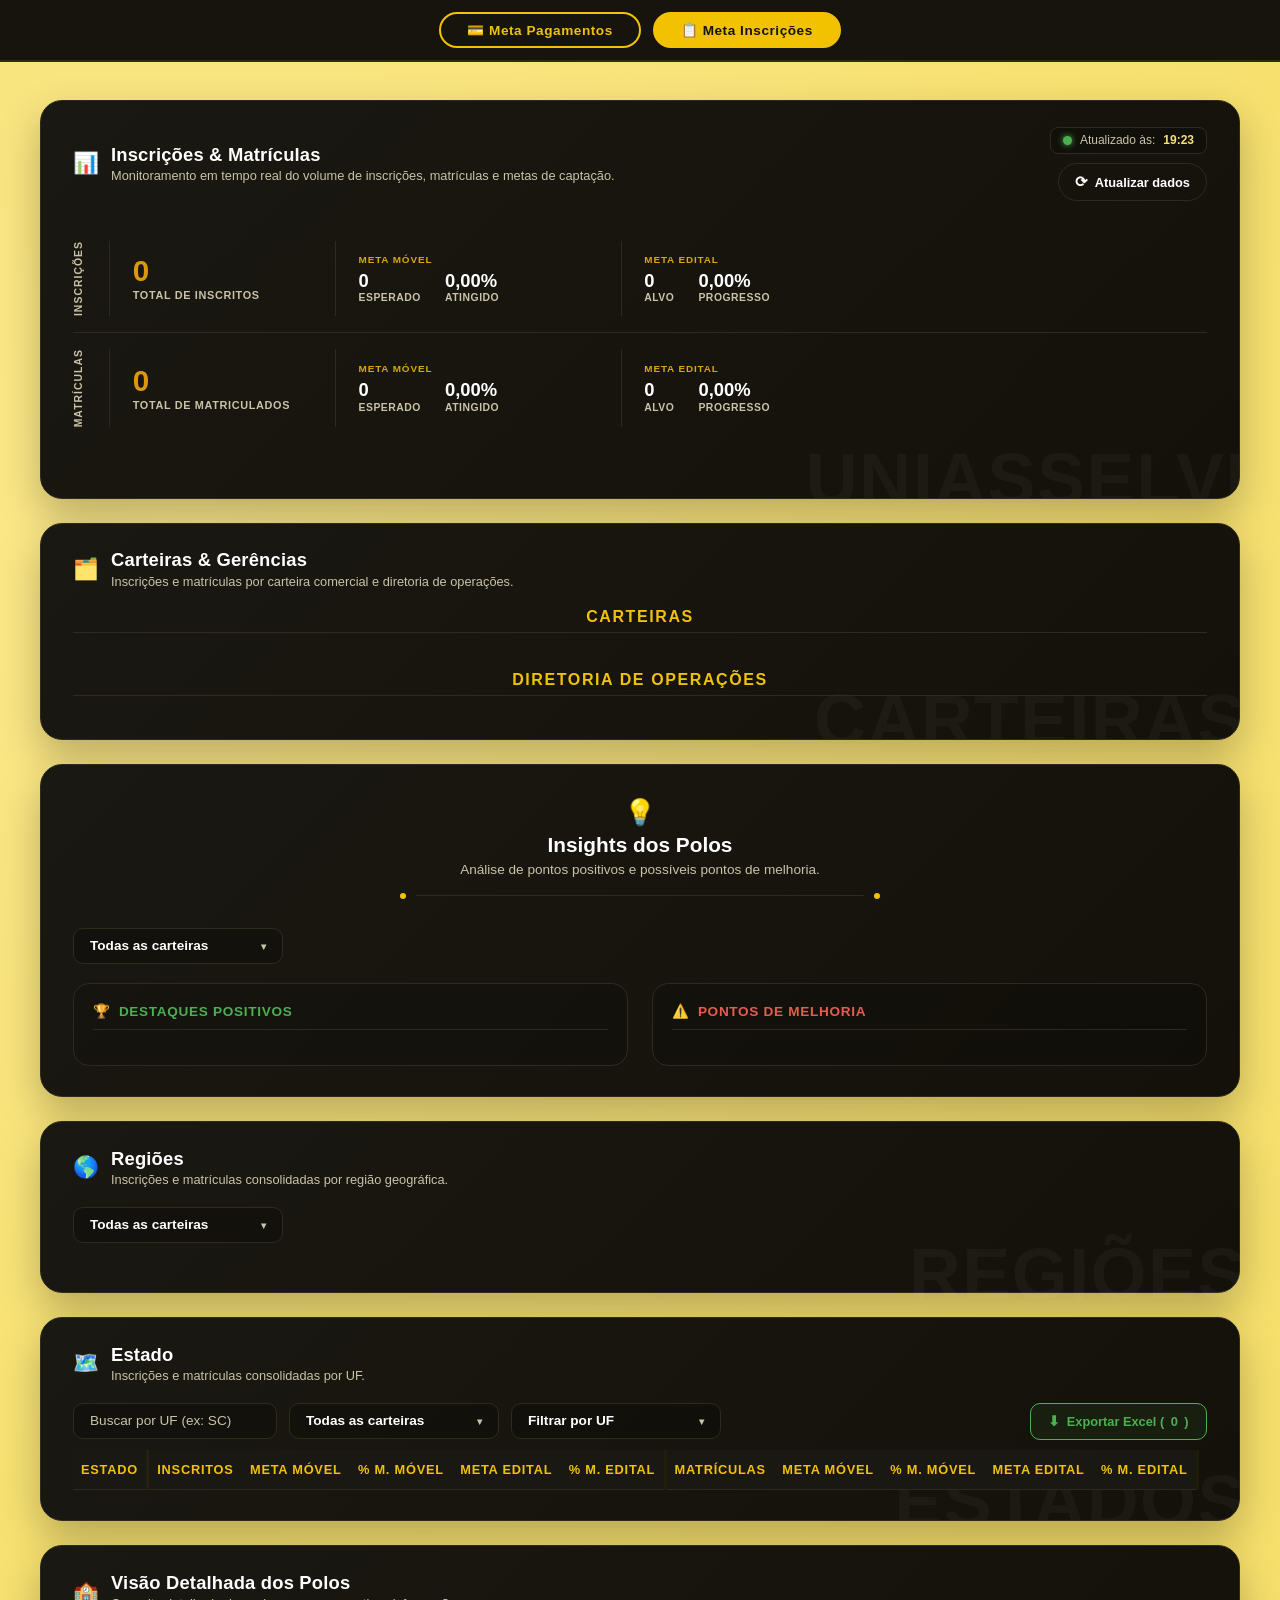
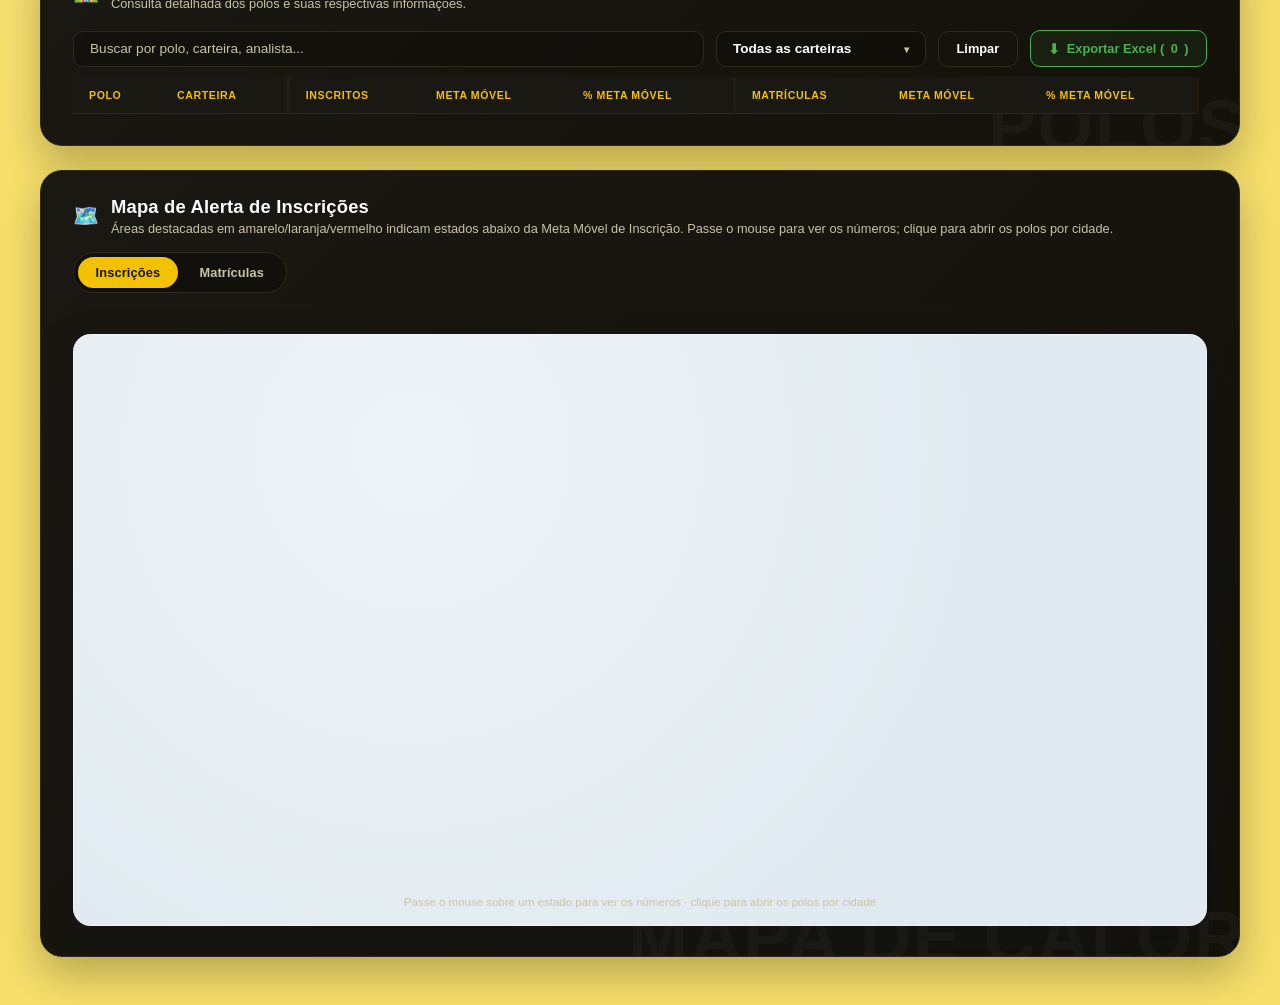
<file: inscricoes.html>
<!DOCTYPE html>
<html lang="pt-BR">

<head>
  <meta charset="UTF-8">
  <meta name="viewport" content="width=device-width, initial-scale=1.0">
  <title>Dashboard de Metas de Inscrições | UNIASSELVI</title>
  <link rel="stylesheet" href="style_inscricoes.css">
</head>

<body>

  <header class="dash-topbar">
    <a href="index.html" class="dash-topbar-btn">💳 Meta Pagamentos</a>
    <a href="inscricoes.html" class="dash-topbar-btn dash-topbar-btn--active">📋 Meta Inscrições</a>
  </header>

  <main class="page">

    <section class="panel panel--top-dashboard">

      <div class="panel-bg-text">UNIASSELVI</div>

      <!-- Header do painel -->
      <div class="panel-header">
        <div class="brand">
          <span class="brand-icon">📊</span>
          <div class="brand-text">
            <h1>Inscrições & Matrículas</h1>
            <p class="brand-sub">Monitoramento em tempo real do volume de inscrições, matrículas e metas de captação.
            </p>
          </div>
        </div>

        <div class="update-wrapper">
          <div class="timestamp-badge">
            <span class="status-dot" id="statusDot"></span>
            <span class="timestamp-label">Atualizado às:</span>
            <span class="timestamp-value" id="statusText">--:--</span>
          </div>
          <button class="refresh-btn" id="refreshBtn">
            <span class="refresh-icon">⟳</span>
            Atualizar dados
          </button>
        </div>
      </div>

      <!-- KPIs: Inscrições e Matrículas -->
      <div class="kpi-duplo">

        <div class="kpi-linha">
          <span class="kpi-row-label">Inscrições</span>
          <div class="kpi-vsep"></div>

          <div class="kpi-volume">
            <span class="val" id="val-inscritos-total">0</span>
            <span class="lbl">Total de inscritos</span>
          </div>

          <div class="kpi-vsep"></div>

          <div class="kpi-group">
            <div class="kpi-group-title">Meta Móvel</div>
            <div class="kpi-group-inner">
              <div class="kpi-stat">
                <span class="val" id="val-insc-movel-esperado">0</span>
                <span class="lbl">Esperado</span>
              </div>
              <div class="kpi-stat">
                <span class="val" id="val-insc-movel-pct">0,00%</span>
                <span class="lbl">Atingido</span>
              </div>
            </div>
          </div>

          <div class="kpi-vsep"></div>

          <div class="kpi-group">
            <div class="kpi-group-title">Meta Edital</div>
            <div class="kpi-group-inner">
              <div class="kpi-stat">
                <span class="val" id="val-insc-edital-alvo">0</span>
                <span class="lbl">Alvo</span>
              </div>
              <div class="kpi-stat">
                <span class="val" id="val-insc-edital-pct">0,00%</span>
                <span class="lbl">Progresso</span>
              </div>
            </div>
          </div>
        </div>

        <div class="kpi-linha">
          <span class="kpi-row-label">Matrículas</span>
          <div class="kpi-vsep"></div>

          <div class="kpi-volume">
            <span class="val" id="val-matriculas-total">0</span>
            <span class="lbl">Total de matriculados</span>
          </div>

          <div class="kpi-vsep"></div>

          <div class="kpi-group">
            <div class="kpi-group-title">Meta Móvel</div>
            <div class="kpi-group-inner">
              <div class="kpi-stat">
                <span class="val" id="val-matr-movel-esperado">0</span>
                <span class="lbl">Esperado</span>
              </div>
              <div class="kpi-stat">
                <span class="val" id="val-matr-movel-pct">0,00%</span>
                <span class="lbl">Atingido</span>
              </div>
            </div>
          </div>

          <div class="kpi-vsep"></div>

          <div class="kpi-group">
            <div class="kpi-group-title">Meta Edital</div>
            <div class="kpi-group-inner">
              <div class="kpi-stat">
                <span class="val" id="val-matr-edital-alvo">0</span>
                <span class="lbl">Alvo</span>
              </div>
              <div class="kpi-stat">
                <span class="val" id="val-matr-edital-pct">0,00%</span>
                <span class="lbl">Progresso</span>
              </div>
            </div>
          </div>
        </div>

      </div>

    </section>

    <section class="panel panel--carteiras" style="margin-top: 1.5rem;">

      <div class="panel-bg-text">CARTEIRAS</div>

      <div class="panel-header" style="margin-bottom: 1.2rem;">
        <div class="brand">
          <span class="brand-icon">🗂️</span>
          <div class="brand-text">
            <h1>Carteiras & Gerências</h1>
            <p class="brand-sub">Inscrições e matrículas por carteira comercial e diretoria de operações.</p>
          </div>
        </div>
      </div>

      <!-- CARTEIRAS -->
      <div class="cg-section-label">Carteiras</div>
      <div class="cg-grid" id="grid-carteiras"></div>

      <!-- GERÊNCIAS -->
      <div class="cg-section-label" style="margin-top: 1.6rem;">DIRETORIA DE Operações</div>
      <div class="cg-grid" id="grid-gerencias"></div>

    </section>

    <section class="panel panel--insights" style="margin-top: 1.5rem;">
      <div class="insights-header">
        <span class="insights-lamp">💡</span>
        <h2>Insights dos Polos</h2>
        <p>Análise de pontos positivos e possíveis pontos de melhoria.</p>
        <div class="insights-divider"><span class="dot"></span><span class="line"></span><span class="dot"></span></div>
      </div>

      <div class="filter-bar" style="margin-bottom: 1.2rem;">
        <div class="uf-dropdown" id="insightsCarteiraDropdown">
          <button type="button" class="uf-dropdown-btn" id="insightsCarteiraBtn">
            <span id="insightsCarteiraLabel">Todas as carteiras</span>
            <span class="uf-dropdown-arrow">▾</span>
          </button>
          <div class="uf-dropdown-panel" id="insightsCarteiraPanel">
            <div class="uf-dropdown-actions">
              <button type="button" class="uf-dropdown-action" id="insightsCarteiraSelectAll">Selecionar todos</button>
              <button type="button" class="uf-dropdown-action" id="insightsCarteiraClearAll">Limpar</button>
            </div>
            <div class="uf-chips-wrapper" id="insights-carteira-options"></div>
          </div>
        </div>
      </div>

      <div class="insights-grid">
        <div class="insights-col insights-col--positivo">
          <div class="insights-col-title"><span>🏆</span> Destaques Positivos</div>
          <div id="insights-positivos-list"></div>
        </div>

        <div class="insights-col insights-col--melhoria">
          <div class="insights-col-title"><span>⚠️</span> Pontos de Melhoria</div>
          <div id="insights-melhoria-list"></div>
        </div>
      </div>
    </section>

    <section class="panel panel--regioes" style="margin-top: 1.5rem;">

      <div class="panel-bg-text">REGIÕES</div>

      <div class="panel-header" style="margin-bottom: 1.2rem;">
        <div class="brand">
          <span class="brand-icon">🌎</span>
          <div class="brand-text">
            <h1>Regiões</h1>
            <p class="brand-sub">Inscrições e matrículas consolidadas por região geográfica.</p>
          </div>
        </div>
      </div>

      <div class="filter-bar" style="margin-bottom: 1.2rem;">
        <div class="uf-dropdown" id="regiaoCarteiraDropdown">
          <button type="button" class="uf-dropdown-btn" id="regiaoCarteiraBtn">
            <span id="regiaoCarteiraLabel">Todas as carteiras</span>
            <span class="uf-dropdown-arrow">▾</span>
          </button>
          <div class="uf-dropdown-panel" id="regiaoCarteiraPanel">
            <div class="uf-dropdown-actions">
              <button type="button" class="uf-dropdown-action" id="regiaoCarteiraSelectAll">Selecionar
                todos</button>
              <button type="button" class="uf-dropdown-action" id="regiaoCarteiraClearAll">Limpar</button>
            </div>
            <div class="uf-chips-wrapper" id="regiao-carteira-options"></div>
          </div>
        </div>
      </div>

      <div class="cg-grid" id="grid-regioes"></div>

    </section>

    <section class="panel panel--estados" style="margin-top: 1.5rem;">

      <div class="panel-bg-text">ESTADOS</div>

      <div class="panel-header" style="margin-bottom: 1.2rem;">
        <div class="brand">
          <span class="brand-icon">🗺️</span>
          <div class="brand-text">
            <h1>Estado</h1>
            <p class="brand-sub">Inscrições e matrículas consolidadas por UF.</p>
          </div>
        </div>
      </div>
      <div class="filter-bar filter-bar--estados">
        <div class="filter-bar-left">
          <input type="text" id="estados-search" class="filter-search" placeholder="Buscar por UF (ex: SC)">

          <div class="uf-dropdown" id="estadosCarteiraDropdown">
            <button type="button" class="uf-dropdown-btn" id="estadosCarteiraBtn">
              <span id="estadosCarteiraLabel">Todas as carteiras</span>
              <span class="uf-dropdown-arrow">▾</span>
            </button>
            <div class="uf-dropdown-panel" id="estadosCarteiraPanel">
              <div class="uf-dropdown-actions">
                <button type="button" class="uf-dropdown-action" id="estadosCarteiraSelectAll">Selecionar todos</button>
                <button type="button" class="uf-dropdown-action" id="estadosCarteiraClearAll">Limpar</button>
              </div>
              <div class="uf-chips-wrapper" id="estados-carteira-options"></div>
            </div>
          </div>

          <div class="uf-dropdown" id="ufDropdown">
            <button type="button" class="uf-dropdown-btn" id="ufDropdownBtn">
              <span id="ufDropdownLabel">Filtrar por UF</span>
              <span class="uf-dropdown-arrow">▾</span>
            </button>

            <div class="uf-dropdown-panel" id="ufDropdownPanel">
              <div class="uf-dropdown-actions">
                <button type="button" class="uf-dropdown-action" id="ufSelectAll">Selecionar todos</button>
                <button type="button" class="uf-dropdown-action" id="ufClearAll">Limpar</button>
              </div>
              <div class="uf-chips-wrapper" id="estados-checkboxes"></div>
            </div>
          </div>
        </div>

        <button type="button" class="filter-btn-export" id="estadosExportBtn">
          <span class="filter-btn-export-icon">⬇</span>
          Exportar Excel (<span id="estadosExportCount">0</span>)
        </button>
      </div>

      <div class="scroll-container">
        <table class="polos-table">
          <thead>
            <tr>
              <th class="th-base">Estado</th>
              <th class="th-sub th-sub--insc-start">Inscritos</th>
              <th class="th-sub th-sub--insc">Meta Móvel</th>
              <th class="th-sub th-sub--insc">% M. Móvel</th>
              <th class="th-sub th-sub--insc">Meta Edital</th>
              <th class="th-sub th-sub--insc-end">% M. Edital</th>
              <th class="th-sub th-sub--matr-start">Matrículas</th>
              <th class="th-sub th-sub--matr">Meta Móvel</th>
              <th class="th-sub th-sub--matr">% M. Móvel</th>
              <th class="th-sub th-sub--matr">Meta Edital</th>
              <th class="th-sub th-sub--matr-end">% M. Edital</th>
            </tr>
          </thead>
          <tbody id="estados-table-body"></tbody>
        </table>
      </div>

    </section>

    <section class="panel panel--polos-detalhe" style="margin-top: 1.5rem;">

      <div class="panel-bg-text">POLOS</div>

      <div class="panel-header" style="margin-bottom: 1.2rem;">
        <div class="brand">
          <span class="brand-icon">🏫</span>
          <div class="brand-text">
            <h1>Visão Detalhada dos Polos</h1>
            <p class="brand-sub">Consulta detalhada dos polos e suas respectivas informações.</p>
          </div>
        </div>
      </div>

      <div class="filter-bar filter-bar--polos">
        <input type="text" id="polos-search" class="filter-search filter-search--grow"
          placeholder="Buscar por polo, carteira, analista...">

        <div class="uf-dropdown" id="polosCarteiraDropdown">
          <button type="button" class="uf-dropdown-btn" id="polosCarteiraBtn">
            <span id="polosCarteiraLabel">Todas as carteiras</span>
            <span class="uf-dropdown-arrow">▾</span>
          </button>
          <div class="uf-dropdown-panel" id="polosCarteiraPanel">
            <div class="uf-dropdown-actions">
              <button type="button" class="uf-dropdown-action" id="carteiraSelectAll">Selecionar todos</button>
              <button type="button" class="uf-dropdown-action" id="carteiraClearAll">Limpar</button>
            </div>
            <div class="uf-chips-wrapper" id="polos-carteira-options"></div>
          </div>
        </div>

        <button type="button" class="filter-btn" id="polosClearBtn">Limpar</button>

        <button type="button" class="filter-btn-export" id="polosExportBtn">
          <span class="filter-btn-export-icon">⬇</span>
          Exportar Excel (<span id="polosExportCount">0</span>)
        </button>
      </div>

      <div class="scroll-container">
        <table class="polos-table">
          <thead>
            <tr>
              <th class="th-base">Polo</th>
              <th class="th-base">Carteira</th>
              <th class="th-sub th-sub--insc-start">Inscritos</th>
              <th class="th-sub th-sub--insc">Meta Móvel</th>
              <th class="th-sub th-sub--insc-end">% Meta Móvel</th>
              <th class="th-sub th-sub--matr-start">Matrículas</th>
              <th class="th-sub th-sub--matr">Meta Móvel</th>
              <th class="th-sub th-sub--matr-end">% Meta Móvel</th>
            </tr>
          </thead>
          <tbody id="polos-table-body"></tbody>
        </table>
      </div>

    </section>

    <section class="panel panel--mapa-alerta" style="margin-top: 1.5rem;">

      <div class="panel-bg-text">MAPA DE CALOR</div>

      <div class="panel-header" style="margin-bottom: 1.2rem;">
        <div class="brand">
          <span class="brand-icon">🗺️</span>
          <div class="brand-text">
            <h1 id="mapaTitle">Mapa de Alerta de Inscrições</h1>
            <p class="brand-sub" id="mapaSubtitle">Áreas destacadas em amarelo/laranja/vermelho indicam estados abaixo da Meta Móvel de Inscrição. Passe o mouse para ver os números; clique para abrir os polos por cidade.</p>
          </div>
        </div>

        <div class="metric-toggle" id="mapaMetricToggle">
          <button type="button" class="metric-toggle-btn active" data-metric="insc">Inscrições</button>
          <button type="button" class="metric-toggle-btn" data-metric="matr">Matrículas</button>
        </div>
      </div>

      <div class="band-summary" id="mapaBandSummary"></div>

      <div class="map-card">
        <div class="map-frame">
          <svg id="mapaBrSvg" viewBox="0 0 640 622" xmlns="http://www.w3.org/2000/svg">
            <g id="mapaStatesLayer"></g>
          </svg>
          <canvas id="mapaCloudCanvas" width="640" height="622"></canvas>
          <svg id="mapaLabelsSvg" viewBox="0 0 640 622" xmlns="http://www.w3.org/2000/svg">
            <g id="mapaLabelsLayer"></g>
          </svg>
        </div>
        <p class="map-hint">Passe o mouse sobre um estado para ver os números · clique para abrir os polos por cidade</p>
      </div>

    </section>

  </main>

  <div id="mapaTooltip"></div>

  <div class="modal-backdrop" id="mapaModalBackdrop">
    <div class="modal-panel" id="mapaModalPanel">
      <div class="modal-header">
        <div>
          <div class="modal-title" id="mapaModalTitle">Estado</div>
          <div class="modal-subtitle" id="mapaModalSubtitle">Polos por cidade</div>
        </div>
        <button class="modal-close" id="mapaModalClose" aria-label="Fechar" type="button">✕</button>
      </div>
      <div class="modal-summary" id="mapaModalSummary"></div>
      <div class="modal-cities-label" id="mapaModalCitiesLabel">Polos por cidade — Inscrições</div>
      <div class="heat-grid" id="mapaModalGrid"></div>
    </div>
  </div>

  <script src="br_state_paths.js"></script>
  <script src="script-inscricoes.js"></script>
</body>

</html>
</file>
<file: style_inscricoes.css>
:root {
  --preto: #16140d;
  --preto-painel: #1a1812;
  --preto-painel-2: #131109;
  --cinza-borda: #2e2a1d;
  --amarelo: #f2c200;
  --amarelo-claro: #f7e07a;
  --amarelo-fundo: #f6df6b;
  --amarelo-queimado: #d9a800;
  --texto-claro: #ffffff;
  --texto-suave: #c9c3a8;
  --verde-ok: #4caf50;
  --laranja-aviso: #f2994a;
  --vermelho-alerta: #e85b4d;
  --ciano-destaque: #db990a;
  --ciano-destaque-suave: #fcc100;

  /* Cartao do Mapa de Alerta (mundo visual proprio, estilo mapa meteorologico) */
  --map-sea: #dfe9ef;
  --map-land: #f7f8f6;
  --map-land-hover: #eef1ec;
  --map-border: #c3cad1;
  --map-border-hover: #d9a800;
  --map-text: #232a30;
  --map-text-soft: #5b6672;
  --map-card-shadow: rgba(15, 23, 32, 0.28);
  --tooltip-bg: #ffffff;
  --tooltip-border: #d7dbe0;
  --tooltip-shadow: rgba(15, 23, 32, 0.25);

  --sev-atencao: #ffc400;
  --sev-alerta: #ff6a00;
  --sev-critico: #e61414;
}

* {
  margin: 0;
  padding: 0;
  box-sizing: border-box;
}

body {
  background-color: var(--amarelo-fundo);
  background-image: radial-gradient(circle at 15% 20%, #fbe88a 0%, var(--amarelo-fundo) 55%);
  color: var(--texto-claro);
  font-family: 'Segoe UI', Roboto, Arial, sans-serif;
  min-height: 100vh;
  display: flex;
  align-items: flex-start;
  justify-content: center;
  padding: calc(3rem + 52px) 1.5rem 3rem;
}

.page {
  width: 100%;
  max-width: 1200px;
}

/* ===== Painel Base ===== */
.panel {
  position: relative;
  overflow: hidden;
  background: linear-gradient(135deg, var(--preto-painel) 0%, var(--preto-painel-2) 100%);
  border: 1px solid var(--cinza-borda);
  border-radius: 22px;
  padding: 1.6rem 2rem 1.9rem;
  box-shadow: 0 18px 40px rgba(0, 0, 0, 0.25);
}

.panel-bg-text {
  position: absolute;
  right: -0.5rem;
  bottom: -1.4rem;
  font-size: 4.5rem;
  font-weight: 800;
  letter-spacing: 0.02em;
  color: rgba(255, 255, 255, 0.035);
  white-space: nowrap;
  pointer-events: none;
  user-select: none;
}

/* ===== KPI Duplo (Painel Topo Inscrições) ===== */
.kpi-duplo {
  position: relative;
  z-index: 1;
  display: flex;
  flex-direction: column;
  gap: 0;
  margin-bottom: 1.5rem;
}

.kpi-linha {
  display: flex;
  align-items: center;
  gap: 1.2rem;
  padding: 1rem 0;
}

.kpi-linha + .kpi-linha {
  border-top: 1px solid var(--cinza-borda);
}

.kpi-row-label {
  font-size: 0.65rem;
  font-weight: 700;
  text-transform: uppercase;
  letter-spacing: 0.1em;
  color: var(--texto-suave);
  writing-mode: vertical-rl;
  transform: rotate(180deg);
  white-space: nowrap;
  min-width: 14px;
}

.kpi-vsep {
  width: 1px;
  align-self: stretch;
  background: var(--cinza-borda);
  margin: 0 0.2rem;
}

.kpi-volume {
  display: flex;
  flex-direction: column;
  gap: 0.2rem;
  width: 180px;
  flex-shrink: 0;
}

.kpi-volume .val {
  font-size: 1.85rem;
  font-weight: 800;
  color: var(--ciano-destaque);
  line-height: 1;
}

.kpi-volume .lbl {
  font-size: 0.68rem;
  font-weight: 600;
  text-transform: uppercase;
  letter-spacing: 0.06em;
  color: var(--texto-suave);
}

.kpi-group {
  display: flex;
  flex-direction: column;
  gap: 0.15rem;
  width: 240px;
  flex-shrink: 0;
}

.kpi-group-title {
  font-size: 0.62rem;
  font-weight: 700;
  text-transform: uppercase;
  letter-spacing: 0.09em;
  color: var(--amarelo-queimado);
  margin-bottom: 0.3rem;
}

.kpi-group-inner {
  display: flex;
  gap: 1.5rem;
  align-items: center;
}

.kpi-stat {
  display: flex;
  flex-direction: column;
  gap: 0.15rem;
}

.kpi-stat .val {
  font-size: 1.15rem;
  font-weight: 800;
  color: var(--texto-claro);
  line-height: 1;
}

.kpi-stat .lbl {
  font-size: 0.65rem;
  text-transform: uppercase;
  letter-spacing: 0.05em;
  color: var(--texto-suave);
  font-weight: 600;
}

/* Indicadores de Cores de Porcentagem */
.pct-ok    { color: var(--verde-ok) !important; }
.pct-warn  { color: var(--laranja-aviso) !important; }
.pct-danger { color: var(--vermelho-alerta) !important; }

/* ===== Header do Painel ===== */
.panel-header {
  display: flex;
  align-items: center;
  justify-content: space-between;
  flex-wrap: wrap;
  gap: 1rem;
  margin-bottom: 1.5rem;
  position: relative;
  z-index: 1;
}

.brand {
  display: flex;
  align-items: center;
  gap: 0.75rem;
}

.brand-icon {
  font-size: 1.3rem;
  line-height: 1;
}

.brand-text h1 {
  font-size: 1.15rem;
  font-weight: 700;
  letter-spacing: 0.01em;
  color: var(--texto-claro);
}

.brand-sub {
  font-size: 0.8rem;
  color: var(--texto-suave);
  margin-top: 0.15rem;
}

/* ===== Botão Atualizar & Timestamp ===== */
.update-wrapper {
  display: flex;
  flex-direction: column;
  align-items: flex-end;
  gap: 0.6rem;
}

.timestamp-badge {
  display: flex;
  align-items: center;
  gap: 0.5rem;
  background: rgba(0, 0, 0, 0.2);
  border: 1px solid var(--cinza-borda);
  padding: 0.35rem 0.75rem;
  border-radius: 8px;
  font-size: 0.75rem;
}

.timestamp-label { color: var(--texto-suave); }
.timestamp-value { color: var(--amarelo-claro); font-weight: 700; }

.refresh-btn {
  display: flex;
  align-items: center;
  gap: 0.4rem;
  background-color: transparent;
  border: 1px solid var(--cinza-borda);
  color: var(--texto-claro);
  font-size: 0.8rem;
  font-weight: 600;
  padding: 0.55rem 1rem;
  border-radius: 999px;
  cursor: pointer;
  transition: border-color 0.15s ease, background-color 0.15s ease;
}

.refresh-btn:hover {
  border-color: var(--amarelo);
  background-color: rgba(242, 194, 0, 0.06);
}

.refresh-icon {
  font-size: 0.95rem;
  display: inline-block;
}

.refresh-btn.spinning .refresh-icon {
  animation: spin 0.7s linear infinite;
}

@keyframes spin {
  from { transform: rotate(0deg); }
  to   { transform: rotate(360deg); }
}

/* ===== Status Dot ===== */
.status-dot {
  width: 9px;
  height: 9px;
  border-radius: 50%;
  background-color: var(--amarelo);
  box-shadow: 0 0 6px var(--amarelo);
  animation: pulse 1.4s infinite ease-in-out;
}

.status-dot.ok {
  background-color: var(--verde-ok);
  box-shadow: 0 0 6px var(--verde-ok);
  animation: none;
}

.status-dot.error {
  background-color: var(--vermelho-alerta);
  box-shadow: 0 0 6px var(--vermelho-alerta);
  animation: none;
}

@keyframes pulse {
  0%, 100% { opacity: 1; }
  50%       { opacity: 0.35; }
}

/* ===== Cards KPI do Topo ===== */
.panel-stats-grouped {
  display: grid;
  grid-template-columns: 1.2fr 1.5fr 1.5fr;
  gap: 1.5rem;
  margin-top: 1rem;
  position: relative;
  z-index: 1;
}

.stat-group {
  background: rgba(0, 0, 0, 0.15);
  border: 1px solid rgba(46, 42, 29, 0.7);
  border-radius: 14px;
  padding: 1rem 1.2rem;
  display: flex;
  flex-direction: column;
  justify-content: space-between;
}

.stat-group--main {
  background: linear-gradient(135deg, rgba(242, 194, 0, 0.03) 0%, rgba(0, 0, 0, 0.2) 100%);
  border-color: rgba(242, 194, 0, 0.2);
}

.stat-label-group {
  font-size: 0.7rem;
  text-transform: uppercase;
  letter-spacing: 0.06em;
  color: var(--amarelo);
  font-weight: 700;
  margin-bottom: 0.75rem;
  padding-bottom: 0.4rem;
  border-bottom: 1px solid rgba(46, 42, 29, 0.4);
}

.stat-split-box {
  display: flex;
  align-items: center;
  height: 100%;
}

.stat-sub-item {
  flex: 1;
  display: flex;
  flex-direction: column;
  gap: 0.15rem;
}

.stat-sub-item.border-left {
  border-left: 1px solid rgba(46, 42, 29, 0.6);
  padding-left: 1.2rem;
}

.stat-value-large {
  font-size: 2.2rem;
  font-weight: 800;
  color: var(--amarelo);
  line-height: 1.1;
  display: block;
}

.stat-value-grouped {
  font-size: 1.5rem;
  font-weight: 700;
  color: var(--texto-claro);
  line-height: 1.1;
}

.stat-value-grouped.percent { color: var(--amarelo-claro); }

.stat-sublabel {
  font-size: 0.68rem;
  color: var(--texto-suave);
  text-transform: uppercase;
  letter-spacing: 0.02em;
  margin-top: 0.2rem;
}

/* ===== Topbar Navegação Global ===== */
.dash-topbar {
  position: fixed;
  top: 0;
  left: 0;
  right: 0;
  z-index: 999;
  display: flex;
  justify-content: center;
  align-items: center;
  gap: 12px;
  padding: 12px 24px;
  background: var(--preto);
  border-bottom: 2px solid var(--cinza-borda);
}

.dash-topbar-btn {
  padding: 8px 26px;
  border-radius: 999px;
  font-size: 0.85rem;
  font-weight: 700;
  text-decoration: none;
  letter-spacing: 0.04em;
  border: 2px solid var(--amarelo);
  color: var(--amarelo);
  background: transparent;
  transition: all 0.2s ease;
}

.dash-topbar-btn:hover {
  background: rgba(242, 194, 0, 0.1);
}

.dash-topbar-btn--active {
  background: var(--amarelo);
  color: var(--preto);
  border-color: var(--amarelo);
}

.dash-topbar-btn--active:hover {
  background: var(--amarelo-claro);
}

/* ===== Responsividade ===== */
@media (max-width: 900px) {
  .panel-stats-grouped {
    grid-template-columns: 1fr;
    gap: 1rem;
  }
}

@media (max-width: 760px) {
  .update-wrapper {
    align-items: flex-start;
    width: 100%;
    flex-direction: row;
    justify-content: space-between;
  }
  .panel-bg-text { display: none; }
}


/* ===== Seção Carteiras & Gerências ===== */
.cg-section-label {
  font-size: 1.0rem;
  font-weight: 700;
  text-transform: uppercase;
  letter-spacing: 0.1em;
  color: var(--amarelo);
  margin-bottom: 0.75rem;
  padding-bottom: 0.4rem;
  border-bottom: 1px solid var(--cinza-borda);
  position: relative;
  z-index: 1;
  text-align: center;
}

.cg-grid {
  display: grid;
  grid-template-columns: repeat(auto-fit, minmax(280px, 1fr));
  gap: 1rem;
  position: relative;
  z-index: 1;
}

/* Carteiras: sempre 4 itens fixos (Florença, Gênova, Milão, Roma) -> grid 2x2 balanceado */
#grid-carteiras {
  grid-template-columns: repeat(2, 1fr);
}

#grid-regioes {
  grid-template-columns: repeat(2, 1fr);
}

/* Gerências: sempre 3 itens fixos (Diretoria, Op I, Op II) -> uma única linha de 3 */
#grid-gerencias {
  grid-template-columns: repeat(2, 1fr);
}

@media (max-width: 900px) {
  #grid-carteiras,
  #grid-gerencias {
    grid-template-columns: 1fr;
  }
    #grid-regioes {
    grid-template-columns: 1fr;
  }
}

@media (min-width: 901px) and (max-width: 1180px) {
  #grid-gerencias {
    grid-template-columns: repeat(2, 1fr);
  }
}

.cg-card {
  background: rgba(0, 0, 0, 0.25);
  border: 1px solid var(--cinza-borda);
  border-radius: 14px;
  padding: 1rem 1.2rem;
  display: flex;
  flex-direction: column;
  gap: 0;
  min-width: 0;
  margin-top: 10px;
}

.cg-card-title {
  font-size: 0.75rem;
  font-weight: 800;
  text-transform: uppercase;
  letter-spacing: 0.08em;
  text-align: center;
  color: var(--ciano-destaque-suave);
  margin-bottom: 0.75rem;
  padding-bottom: 0.5rem;
  border-bottom: 1px solid var(--cinza-borda);
  display: flex;
  align-items: center;
  gap: 0.5rem;
}

.cg-export-btn {
    margin-left: auto;
    background: none;
    border: 1px solid var(--border, #e9ac3c);
    border-radius: 4px;
    padding: 2px 7px;
    font-size: 0.78rem;
    cursor: pointer;
    color: var(--muted, #ec8a09);
    line-height: 1;
    transition: background 0.15s, color 0.15s;
}

.cg-export-btn:hover {
    background: var(--accent, #e8f0fe);
    color: var(--text, #333);
}

.cg-linha {
  display: flex;
  align-items: center;
  gap: 1rem;
  padding: 0.6rem 0;
}

.cg-linha + .cg-linha {
  border-top: 1px solid rgba(46, 42, 29, 0.5);
}

.cg-linha-label {
  font-size: 0.62rem;
  font-weight: 700;
  text-transform: uppercase;
  letter-spacing: 0.1em;
  color: var(--texto-suave);
  writing-mode: vertical-rl;
  transform: rotate(180deg);
  white-space: nowrap;
  min-width: 12px;
}

.cg-vsep {
  width: 1px;
  align-self: stretch;
  background: var(--cinza-borda);
}

.cg-volume {
  display: flex;
  flex-direction: column;
  gap: 0.1rem;
  width: 90px;
  flex-shrink: 0;
}

.cg-volume .val {
  font-size: 1.4rem;
  font-weight: 800;
  color: var(--ciano-destaque);
  line-height: 1;
}

.cg-volume .lbl {
  font-size: 0.62rem;
  font-weight: 600;
  text-transform: uppercase;
  letter-spacing: 0.05em;
  color: var(--texto-suave);
}

.cg-metas {
  display: flex;
  flex-direction: row;
  gap: 0.8rem;
  flex: 1;
}

.cg-meta-grupo {
  flex: 1;
}

.cg-meta-grupo {
  display: flex;
  flex-direction: column;
  gap: 0.15rem;
}

.cg-meta-titulo {
  font-size: 0.58rem;
  font-weight: 700;
  text-transform: uppercase;
  letter-spacing: 0.08em;
  color: var(--amarelo-queimado);
  margin-left: 28px;
}

.cg-meta-inner {
  display: flex;
  gap: 0.6rem;
}

.cg-stat {
  display: flex;
  flex-direction: column;
  gap: 0.1rem;
}

.cg-stat .val {
  font-size: 0.95rem;
  font-weight: 700;
  color: var(--texto-claro);
  line-height: 1;
}

.cg-stat .lbl {
  font-size: 0.6rem;
  text-transform: uppercase;
  letter-spacing: 0.05em;
  color: var(--texto-suave);
}

/* ===== Seção Insights dos Polos ===== */
.panel--insights { padding-top: 2rem; }

.insights-header {
  text-align: center;
  margin-bottom: 1.8rem;
  position: relative;
  z-index: 1;
}

.insights-lamp { font-size: 1.6rem; display: block; margin-bottom: 0.4rem; }

.insights-header h2 {
  font-size: 1.3rem;
  font-weight: 800;
  color: var(--texto-claro);
}

.insights-header p {
  font-size: 0.85rem;
  color: var(--texto-suave);
  margin-top: 0.3rem;
}

.insights-divider {
  display: flex;
  align-items: center;
  justify-content: center;
  gap: 0.6rem;
  margin: 1rem auto 0;
  max-width: 480px;
}

.insights-divider .line {
  flex: 1;
  height: 1px;
  background: var(--cinza-borda);
}

.insights-divider .dot {
  width: 6px;
  height: 6px;
  border-radius: 50%;
  background: var(--amarelo);
}

.insights-grid {
  display: grid;
  grid-template-columns: 1fr 1fr;
  gap: 1.5rem;
  position: relative;
  z-index: 1;
}

.insights-col {
  background: rgba(0, 0, 0, 0.15);
  border: 1px solid var(--cinza-borda);
  border-radius: 16px;
  padding: 1.2rem;
}

.insights-col-title {
  display: flex;
  align-items: center;
  gap: 0.5rem;
  font-size: 0.85rem;
  font-weight: 800;
  text-transform: uppercase;
  letter-spacing: 0.05em;
  margin-bottom: 1rem;
  padding-bottom: 0.6rem;
  border-bottom: 1px solid var(--cinza-borda);
}

.insights-col--positivo .insights-col-title { color: var(--verde-ok); }
.insights-col--melhoria .insights-col-title { color: var(--vermelho-alerta); }

.insight-item {
  display: flex;
  gap: 0.8rem;
  align-items: flex-start;
  background: rgba(0, 0, 0, 0.25);
  border: 1px solid var(--cinza-borda);
  border-radius: 12px;
  padding: 0.8rem 1rem;
}

.insight-item + .insight-item { margin-top: 0.7rem; }

.insight-icon { font-size: 1.1rem; line-height: 1.3; }

.insight-title {
  font-size: 0.88rem;
  font-weight: 700;
  color: var(--texto-claro);
}

.insight-desc {
  font-size: 0.78rem;
  color: var(--texto-suave);
  margin-top: 0.15rem;
}

.insight-meta {
  font-size: 0.7rem;
  font-weight: 500;
  color: var(--laranja-aviso);
  margin-top: 0.3rem;
  opacity: 0.9;
}

.insight-empty {
  font-size: 0.85rem;
  color: var(--texto-suave);
  padding: 1rem;
}

@media (max-width: 900px) {
  .insights-grid { grid-template-columns: 1fr; }
}

/* ===== Container com rolagem (Estados) ===== */
.scroll-container {
  max-height: 560px;
  overflow-y: auto;
  padding-right: 0.5rem;
  position: relative;
  z-index: 1;
}

.scroll-container::-webkit-scrollbar {
  width: 8px;
}

.scroll-container::-webkit-scrollbar-track {
  background: rgba(0, 0, 0, 0.2);
  border-radius: 999px;
}

.scroll-container::-webkit-scrollbar-thumb {
  background: var(--amarelo-queimado);
  border-radius: 999px;
}

.scroll-container::-webkit-scrollbar-thumb:hover {
  background: var(--amarelo);
}

/* Firefox */
.scroll-container {
  scrollbar-width: thin;
  scrollbar-color: var(--amarelo-queimado) rgba(0, 0, 0, 0.2);
}

#grid-estados {
  grid-template-columns: repeat(2, 1fr);
}

@media (max-width: 900px) {
  #grid-estados {
    grid-template-columns: 1fr;
  }
}



.filter-search {
  background: rgba(0, 0, 0, 0.25);
  border: 1px solid var(--cinza-borda);
  border-radius: 10px;
  padding: 0.6rem 1rem;
  color: var(--texto-claro);
  font-size: 0.85rem;
  outline: none;
  transition: border-color 0.15s ease;
}

.filter-search::placeholder { color: var(--texto-suave); }
.filter-search:focus { border-color: var(--amarelo); }

.filter-bar {
  display: flex;
  flex-wrap: wrap;
  align-items: flex-start;
  gap: 0.75rem;
}

.filter-bar--estados {
  justify-content: space-between;
}

.filter-bar-left {
  display: flex;
  flex-wrap: wrap;
  align-items: flex-start;
  gap: 0.75rem;
}

/* ===== Dropdown de UFs ===== */
.uf-dropdown {
  position: relative;
}

.uf-dropdown-btn {
  display: flex;
  align-items: center;
  justify-content: space-between;
  gap: 0.75rem;
  min-width: 210px;
  background: rgba(0, 0, 0, 0.25);
  border: 1px solid var(--cinza-borda);
  border-radius: 10px;
  padding: 0.6rem 1rem;
  color: var(--texto-claro);
  font-size: 0.85rem;
  font-weight: 600;
  cursor: pointer;
  transition: border-color 0.15s ease;
}

.uf-dropdown-btn:hover { border-color: var(--amarelo-queimado); }
.uf-dropdown.open .uf-dropdown-btn { border-color: var(--amarelo); }

.uf-dropdown-arrow {
  font-size: 0.65rem;
  color: var(--texto-suave);
  transition: transform 0.15s ease;
}

.uf-dropdown.open .uf-dropdown-arrow { transform: rotate(180deg); }

.uf-dropdown-panel {
  display: none;
  position: absolute;
  top: calc(100% + 8px);
  left: 0;
  z-index: 30;
  width: 300px;
  background: var(--preto-painel);
  border: 1px solid var(--cinza-borda);
  border-radius: 12px;
  padding: 0.75rem;
  box-shadow: 0 16px 34px rgba(0, 0, 0, 0.45);
}

.uf-dropdown.open .uf-dropdown-panel { display: block; }

.uf-dropdown-actions {
  display: flex;
  justify-content: space-between;
  margin-bottom: 0.6rem;
  padding-bottom: 0.5rem;
  border-bottom: 1px solid var(--cinza-borda);
}

.uf-dropdown-action {
  background: none;
  border: none;
  color: var(--amarelo);
  font-size: 0.7rem;
  font-weight: 700;
  text-transform: uppercase;
  letter-spacing: 0.04em;
  cursor: pointer;
  padding: 0;
}

.uf-dropdown-action:hover { text-decoration: underline; }

.uf-chips-wrapper {
  display: flex;
  flex-wrap: wrap;
  gap: 0.5rem;
  max-height: 220px;
  overflow-y: auto;
  padding: 0.2rem;
}

.uf-chips-wrapper::-webkit-scrollbar { width: 8px; }
.uf-chips-wrapper::-webkit-scrollbar-track {
  background: rgba(0, 0, 0, 0.2);
  border-radius: 999px;
}
.uf-chips-wrapper::-webkit-scrollbar-thumb {
  background: var(--amarelo-queimado);
  border-radius: 999px;
}
.uf-chips-wrapper::-webkit-scrollbar-thumb:hover { background: var(--amarelo); }
.uf-chips-wrapper {
  scrollbar-width: thin;
  scrollbar-color: var(--amarelo-queimado) rgba(0, 0, 0, 0.2);
}

@media (max-width: 480px) {
  .uf-dropdown-panel { width: 100%; }
}

.uf-chip {
  display: flex;
  align-items: center;
  gap: 0.35rem;
  background: rgba(0, 0, 0, 0.25);
  border: 1px solid var(--cinza-borda);
  border-radius: 999px;
  padding: 0.3rem 0.7rem;
  font-size: 0.72rem;
  font-weight: 700;
  color: var(--texto-suave);
  cursor: pointer;
  user-select: none;
  transition: border-color 0.15s ease, color 0.15s ease;
}

.uf-chip:hover { border-color: var(--amarelo-queimado); }

.uf-chip input[type="checkbox"] {
  accent-color: var(--amarelo);
  cursor: pointer;
}

.uf-chip input[type="checkbox"]:checked + span {
  color: var(--amarelo);
}

/* ===== Visão Detalhada dos Polos ===== */
.filter-bar--polos {
  align-items: center;
}

.filter-search--grow {
  flex: 1;
  min-width: 220px;
}

.filter-select {
  background: rgba(0, 0, 0, 0.25);
  border: 1px solid var(--cinza-borda);
  border-radius: 10px;
  padding: 0.6rem 1rem;
  color: var(--texto-claro);
  font-size: 0.85rem;
  min-width: 200px;
  cursor: pointer;
  outline: none;
  transition: border-color 0.15s ease;
}

.filter-select:focus { border-color: var(--amarelo); }

.filter-btn {
  background: transparent;
  border: 1px solid var(--cinza-borda);
  color: var(--texto-claro);
  font-size: 0.8rem;
  font-weight: 600;
  padding: 0.6rem 1.1rem;
  border-radius: 10px;
  cursor: pointer;
  transition: border-color 0.15s ease, background-color 0.15s ease;
}

.filter-btn:hover {
  border-color: var(--amarelo);
  background-color: rgba(242, 194, 0, 0.06);
}

.filter-btn-export {
  display: flex;
  align-items: center;
  gap: 0.4rem;
  background: rgba(76, 175, 80, 0.08);
  border: 1px solid var(--verde-ok);
  color: var(--verde-ok);
  font-size: 0.8rem;
  font-weight: 700;
  padding: 0.6rem 1.1rem;
  border-radius: 10px;
  cursor: pointer;
  transition: background-color 0.15s ease;
}

.filter-btn-export:hover { background-color: rgba(76, 175, 80, 0.16); }
.filter-btn-export-icon { font-size: 0.85rem; }

.polos-table {
  width: 100%;
  border-collapse: collapse;
  font-size: 0.85rem;
  position: relative;
  z-index: 1;
  margin-top: 10px;
}

.polos-table thead th {
  text-align: left;
  padding: 0.75rem 1rem;
  font-size: 0.66rem;
  font-weight: 700;
  text-transform: uppercase;
  letter-spacing: 0.06em;
  color: var(--amarelo);
  border-bottom: 1px solid var(--cinza-borda);
  white-space: nowrap;
  position: sticky;
  top: 0;
  background: var(--preto-painel);
}

.polos-table tbody td {
  padding: 0.85rem 1rem;
  border-bottom: 1px solid rgba(46, 42, 29, 0.5);
  color: var(--texto-claro);
  vertical-align: top;
}

.polos-table tbody tr:hover { background: rgba(255, 255, 255, 0.02); }

.polos-table td.polos-nome { font-weight: 700; }
.polos-table td.num { font-weight: 800; color: var(--ciano-destaque); }

.polos-empty {
  text-align: center;
  color: var(--texto-suave);
  padding: 1.5rem !important;
}

@media (max-width: 760px) {
  .filter-bar--polos { flex-direction: column; align-items: stretch; }
  .filter-search--grow { min-width: 0; }
}

.carteira-option--active {
  border-color: var(--amarelo) !important;
  color: var(--amarelo) !important;
}

/* ===== Agrupamento visual da tabela de Polos ===== */
.th-base {
  vertical-align: middle;
}

.th-sub {
  text-align: left;
  font-size: 0.63rem;
  font-weight: 700;
  text-transform: uppercase;
  letter-spacing: 0.05em;
  color: var(--preto);
  background: var(--amarelo-queimado);
  padding: 0.75rem 1rem;
  border-bottom: 1px solid var(--cinza-borda);
}

.th-sub--insc-start { border-left: 3px solid rgba(217, 166, 0, 0.062); }
.th-sub--insc-end   { border-right: 3px solid rgba(217, 166, 0, 0.062); }
.th-sub--matr-start { border-left: 3px solid rgba(217, 166, 0, 0.062); }
.th-sub--matr-end   { border-right: 3px solid rgba(217, 166, 0, 0.062); }

.td-insc-start { border-left: 3px solid rgba(217, 168, 0, 0.15); }
.td-insc-end   { border-right: 3px solid rgba(217, 168, 0, 0.15); }
.td-matr-start { border-left: 3px solid rgba(217, 168, 0, 0.15); }
.td-matr-end   { border-right: 3px solid rgba(217, 168, 0, 0.15); }

.panel--regioes {
  overflow: visible !important;
}

.panel--regioes .panel-header {
  z-index: 50;
}

.panel--regioes .brand {
  overflow: visible;
}

.panel--regioes .filter-bar {
  overflow: visible;
}

/* Compactar colunas da tabela de Estados para caber os novos indicadores */
.panel--estados .polos-table thead th,
.panel--estados .polos-table tbody td {
  padding-left: 0.5rem;
  padding-right: 0.5rem;
  font-size: 0.8rem;
}

/* ==========================================
   Seção Mapa de Alerta (Inscrições / Matrículas)
   ========================================== */

/* ---------- Seletor Inscrições / Matrículas ---------- */
.metric-toggle {
  display: flex;
  gap: 0.25rem;
  background: rgba(0, 0, 0, 0.3);
  border: 1px solid var(--cinza-borda);
  border-radius: 999px;
  padding: 4px;
  flex-shrink: 0;
}

.metric-toggle-btn {
  background: transparent;
  border: none;
  color: var(--texto-suave);
  font-size: 0.8rem;
  font-weight: 700;
  padding: 0.5rem 1.1rem;
  border-radius: 999px;
  cursor: pointer;
  letter-spacing: 0.01em;
  transition: background 0.15s ease, color 0.15s ease;
}

.metric-toggle-btn:hover { color: var(--amarelo-claro); }

.metric-toggle-btn.active {
  background: var(--amarelo);
  color: var(--preto);
}

.metric-toggle-btn.active:hover { color: var(--preto); }

/* ---------- Resumo / legenda por faixa de severidade ---------- */
.band-summary {
  display: flex;
  flex-wrap: wrap;
  gap: 0.6rem;
  margin-bottom: 1.4rem;
  position: relative;
  z-index: 1;
}

.band-chip {
  display: flex;
  align-items: center;
  gap: 0.5rem;
  background: rgba(0, 0, 0, 0.25);
  border: 1px solid var(--cinza-borda);
  border-radius: 999px;
  padding: 0.4rem 0.85rem;
  font-size: 0.75rem;
  font-weight: 600;
  color: var(--texto-suave);
}

.band-swatch { width: 13px; height: 13px; border-radius: 4px; flex-shrink: 0; }
.band-swatch.ok { background: transparent; border: 2px solid var(--verde-ok); border-radius: 50%; }
.band-chip strong { color: var(--texto-claro); font-variant-numeric: tabular-nums; }

/* ---------- Cartão do mapa (mundo visual próprio, claro) ---------- */
.map-card {
  position: relative;
  z-index: 1;
  background: radial-gradient(circle at 30% 20%, #eef4f7 0%, var(--map-sea) 70%);
  border-radius: 18px;
  padding: 1.4rem 1.2rem 1.1rem;
  box-shadow: inset 0 0 0 1px rgba(255, 255, 255, 0.4), 0 20px 45px var(--map-card-shadow);
}

.map-frame {
  position: relative;
  width: 100%;
  max-width: 540px;
  margin: 0 auto;
  aspect-ratio: 640 / 622;
}

.map-frame > svg,
.map-frame > canvas {
  position: absolute;
  inset: 0;
  width: 100%;
  height: 100%;
}

.map-frame > canvas { pointer-events: none; }
#mapaCloudCanvas { filter: blur(6px); opacity: 0.98; }
#mapaLabelsSvg { pointer-events: none; }

.uf-path {
  fill: var(--map-land);
  stroke: var(--map-border);
  stroke-width: 1;
  cursor: pointer;
  transition: fill 0.12s ease, stroke 0.12s ease, stroke-width 0.12s ease;
}

.uf-path:hover {
  fill: var(--map-land-hover);
  stroke: var(--map-border-hover);
  stroke-width: 2.2;
}

.uf-label {
  font-size: 9.5px;
  font-weight: 800;
  text-anchor: middle;
  dominant-baseline: middle;
  pointer-events: none;
  letter-spacing: 0.02em;
  fill: var(--map-text);
  stroke: #ffffff;
  stroke-width: 2.4px;
  paint-order: stroke fill;
}

.map-hint {
  text-align: center;
  font-size: 0.72rem;
  color: var(--texto-suave);
  margin-top: 0.9rem;
  position: relative;
  z-index: 1;
}

/* ---------- Tooltip do mapa (tema claro) ---------- */
#mapaTooltip {
  position: fixed;
  pointer-events: none;
  background: var(--tooltip-bg);
  border: 1px solid var(--tooltip-border);
  border-radius: 10px;
  padding: 0.7rem 0.9rem;
  font-size: 0.76rem;
  color: var(--map-text);
  box-shadow: 0 14px 32px var(--tooltip-shadow);
  z-index: 80;
  opacity: 0;
  transition: opacity 0.1s ease;
  min-width: 195px;
}

#mapaTooltip.visible { opacity: 1; }
#mapaTooltip .tt-title { font-weight: 800; margin-bottom: 0.35rem; font-size: 0.85rem; }

#mapaTooltip .tt-badge {
  display: inline-block;
  font-size: 0.62rem;
  font-weight: 800;
  text-transform: uppercase;
  letter-spacing: 0.05em;
  padding: 0.15rem 0.5rem;
  border-radius: 999px;
  color: #fff;
  margin-bottom: 0.5rem;
}

#mapaTooltip .tt-row { display: flex; justify-content: space-between; gap: 1.2rem; color: var(--map-text-soft); padding: 0.08rem 0; }
#mapaTooltip .tt-row b { color: var(--map-text); font-variant-numeric: tabular-nums; }
#mapaTooltip .tt-hint { margin-top: 0.5rem; padding-top: 0.4rem; border-top: 1px solid var(--tooltip-border); font-size: 0.65rem; color: var(--map-text-soft); font-style: italic; }

/* ---------- Modal (drill-down por cidade, tema claro) ---------- */
.modal-backdrop {
  position: fixed;
  inset: 0;
  background: rgba(15, 18, 12, 0.6);
  backdrop-filter: blur(2px);
  display: none;
  align-items: center;
  justify-content: center;
  z-index: 100;
  padding: 2rem 1rem;
}

.modal-backdrop.open { display: flex; }

.modal-panel {
  width: 100%;
  max-width: 760px;
  max-height: 84vh;
  overflow-y: auto;
  background: #ffffff;
  border: 1px solid var(--tooltip-border);
  border-radius: 20px;
  padding: 1.6rem 1.8rem 1.8rem;
  box-shadow: 0 30px 70px rgba(0, 0, 0, 0.4);
  color: var(--map-text);
}

.modal-header {
  display: flex;
  align-items: flex-start;
  justify-content: space-between;
  gap: 1rem;
  margin-bottom: 1rem;
  padding-bottom: 0.9rem;
  border-bottom: 1px solid var(--tooltip-border);
}

.modal-title { font-size: 1.15rem; font-weight: 800; color: var(--map-text); }
.modal-subtitle { font-size: 0.78rem; color: var(--map-text-soft); margin-top: 0.2rem; }

.modal-close {
  background: #f1f3f4;
  border: 1px solid var(--tooltip-border);
  color: var(--map-text);
  width: 32px; height: 32px;
  border-radius: 50%;
  cursor: pointer;
  font-size: 1rem;
  line-height: 1;
  flex-shrink: 0;
  transition: border-color 0.15s ease, background 0.15s ease;
}

.modal-close:hover { border-color: var(--amarelo-queimado); background: #fff3d0; }

.modal-summary { margin-bottom: 1.2rem; }

.modal-stat {
  background: #f4f6f5;
  border: 1px solid var(--tooltip-border);
  border-radius: 12px;
  padding: 0.75rem 1rem;
  max-width: 340px;
}

.modal-stat-label { font-size: 0.62rem; text-transform: uppercase; letter-spacing: 0.06em; color: var(--map-text-soft); margin-bottom: 0.3rem; }
.modal-stat-row { display: flex; align-items: baseline; gap: 0.5rem; flex-wrap: wrap; }
.modal-stat-value { font-size: 1.3rem; font-weight: 800; color: var(--map-text); font-variant-numeric: tabular-nums; }
.modal-stat-of { font-size: 0.75rem; color: var(--map-text-soft); font-variant-numeric: tabular-nums; }
.modal-stat-pct { font-size: 0.8rem; font-weight: 700; margin-left: auto; font-variant-numeric: tabular-nums; }

.modal-cities-label {
  font-size: 0.68rem;
  font-weight: 700;
  text-transform: uppercase;
  letter-spacing: 0.08em;
  color: var(--map-text-soft);
  margin-bottom: 0.6rem;
}

.heat-grid {
  display: grid;
  grid-template-columns: repeat(auto-fill, minmax(118px, 1fr));
  gap: 0.55rem;
}

.heat-tile {
  border-radius: 10px;
  padding: 0.55rem 0.65rem;
  display: flex;
  flex-direction: column;
  gap: 0.3rem;
  cursor: default;
  border: 1px solid rgba(0, 0, 0, 0.15);
  transition: transform 0.12s ease, box-shadow 0.12s ease;
  position: relative;
}

.heat-tile:hover { transform: translateY(-2px) scale(1.03); box-shadow: 0 8px 18px rgba(0, 0, 0, 0.25); z-index: 3; }
.heat-tile-name { font-size: 0.68rem; font-weight: 700; line-height: 1.15; overflow: hidden; text-overflow: ellipsis; display: -webkit-box; -webkit-line-clamp: 2; line-clamp: 2; -webkit-box-orient: vertical; opacity: 0.92; }
.heat-tile-pct { font-size: 1.05rem; font-weight: 800; line-height: 1; font-variant-numeric: tabular-nums; }
.heat-tile-frac { font-size: 0.6rem; font-weight: 600; opacity: 0.85; font-variant-numeric: tabular-nums; }

@media (max-width: 760px) {
  .panel--mapa-alerta .panel-header { flex-direction: column; }
  .modal-summary { grid-template-columns: 1fr; }
}
</file>
